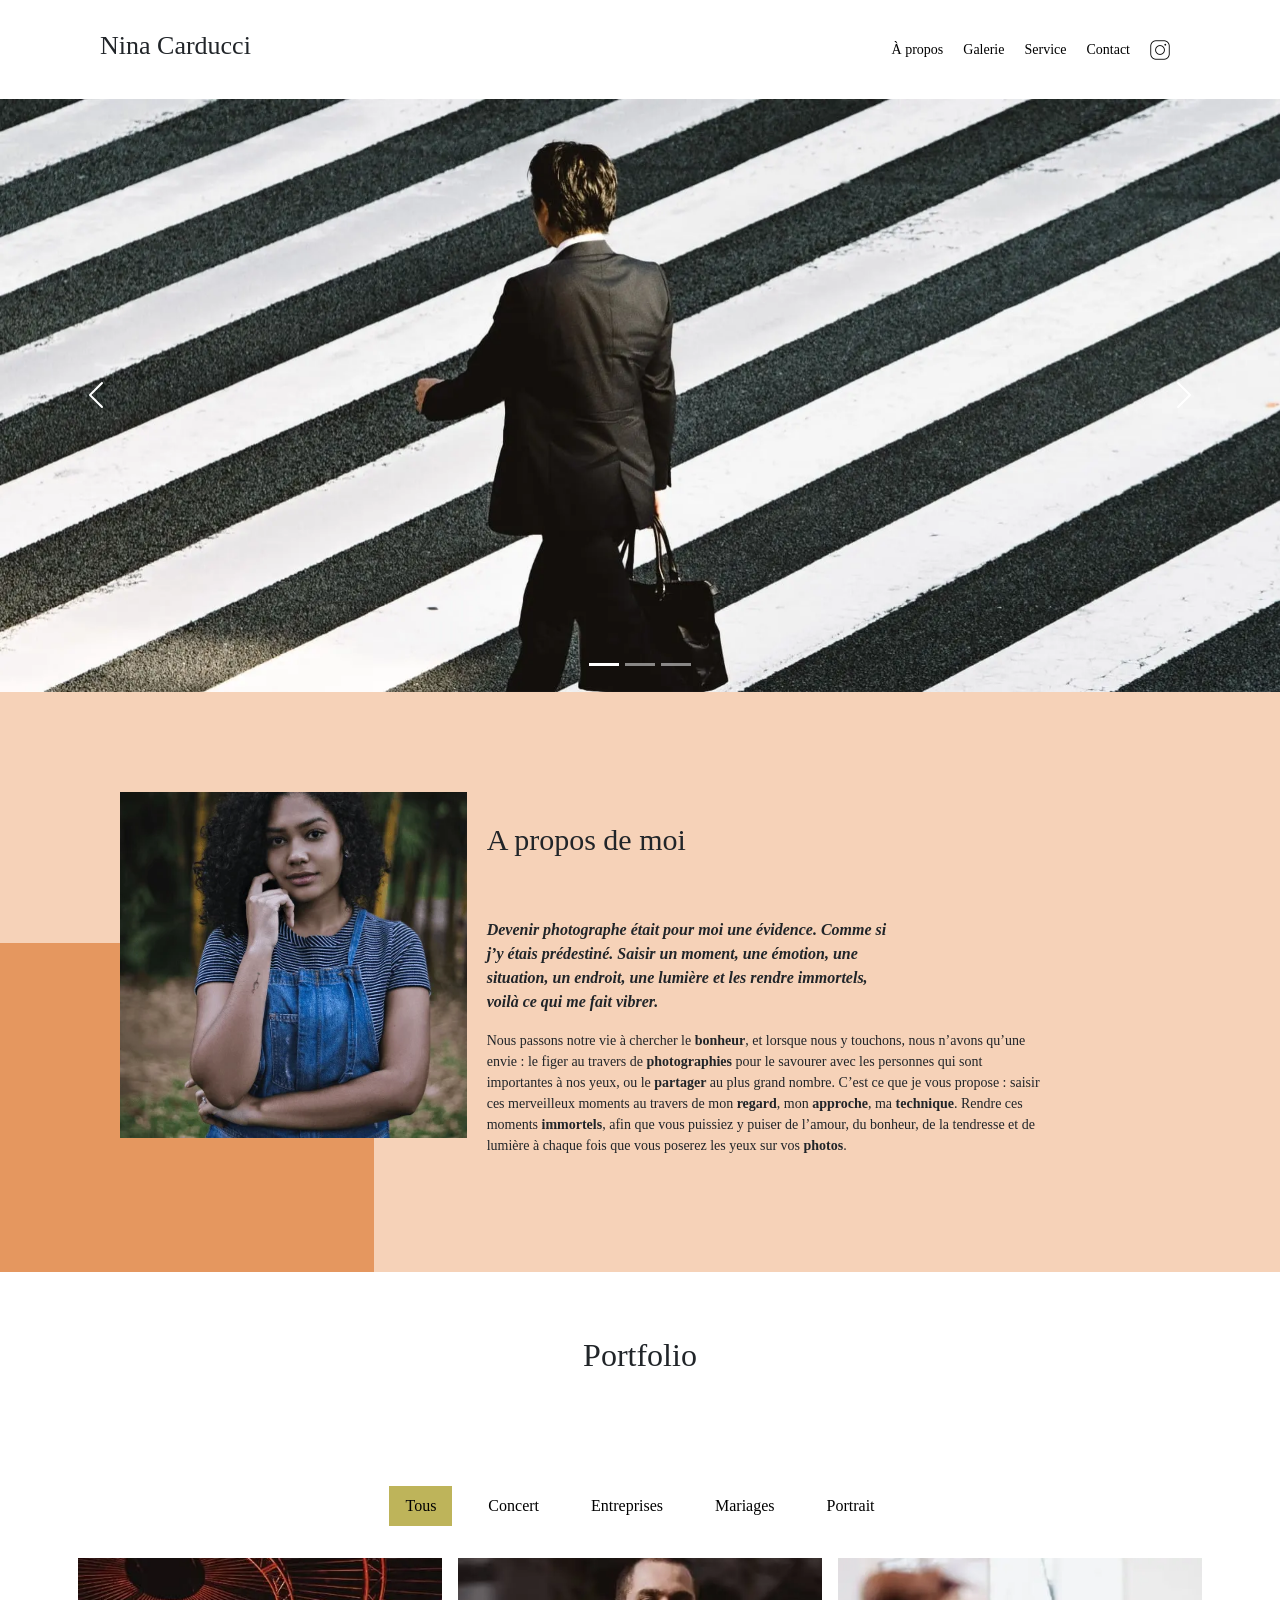
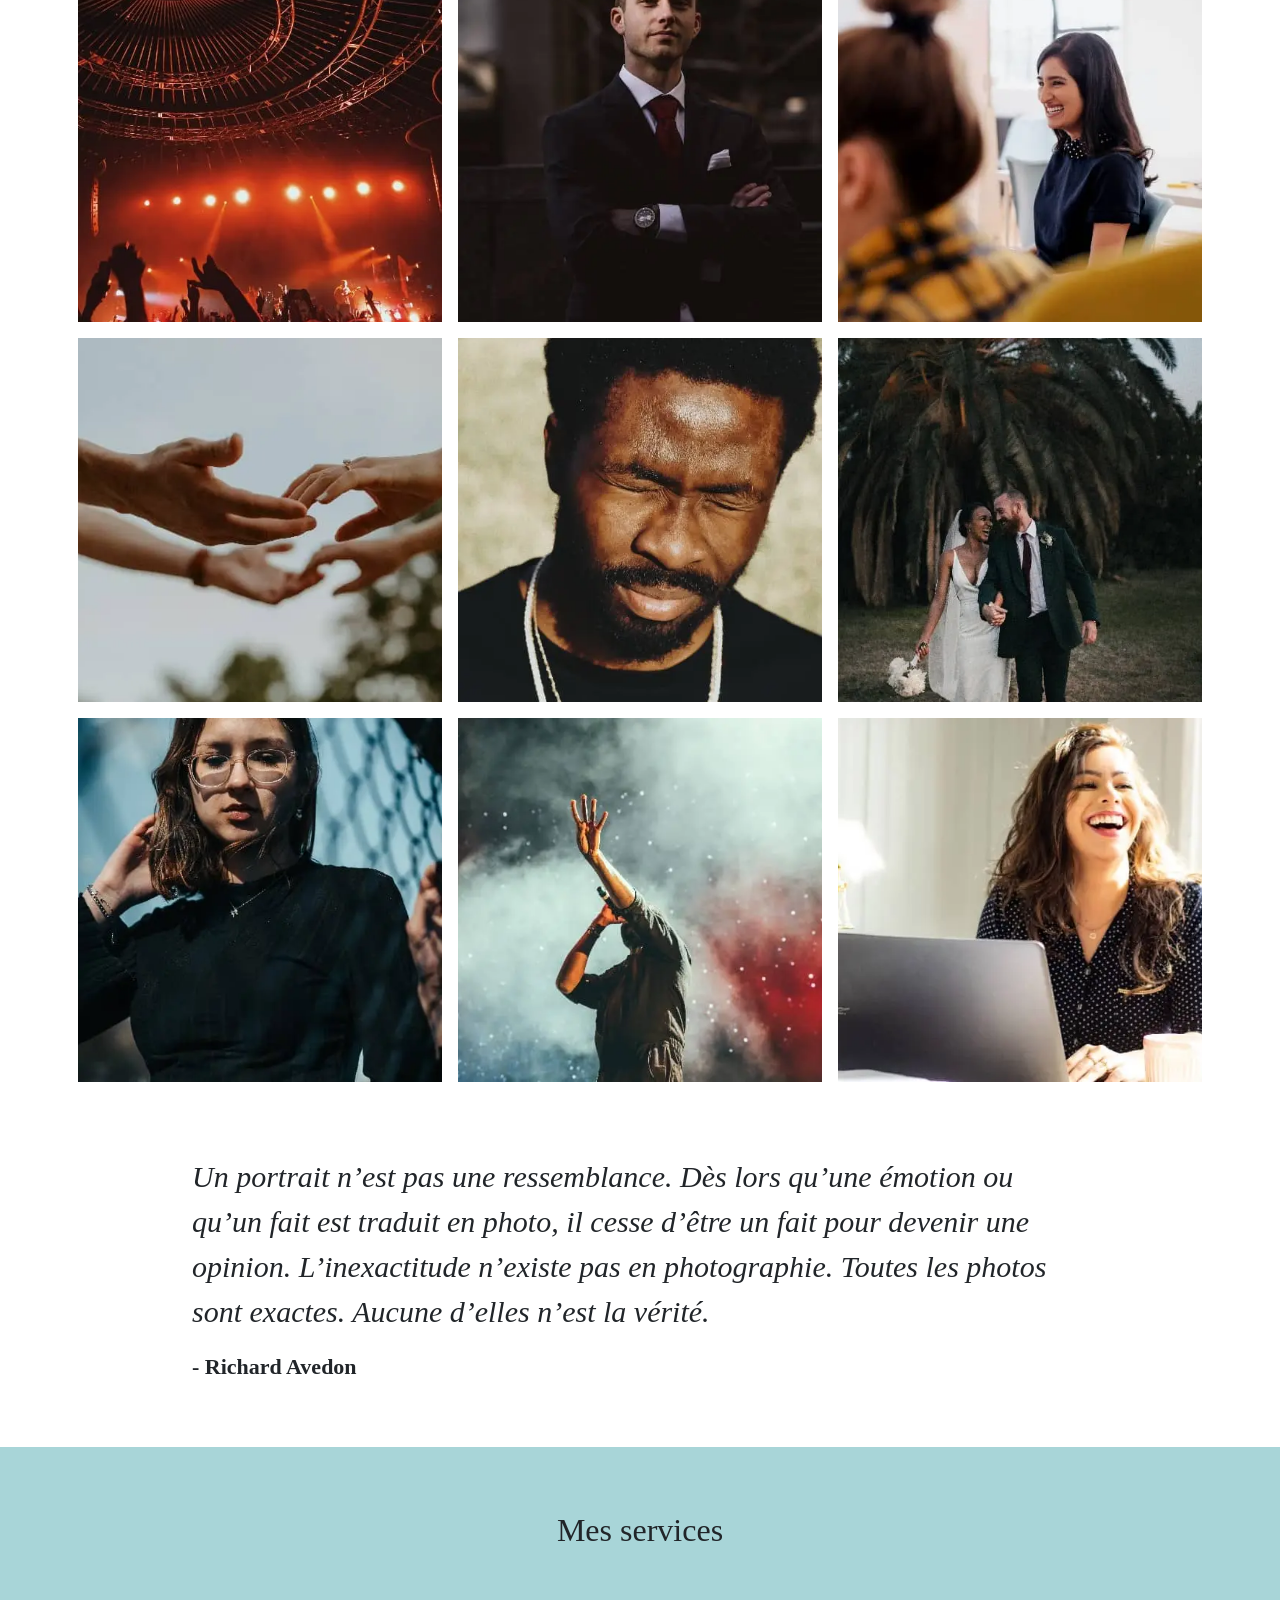
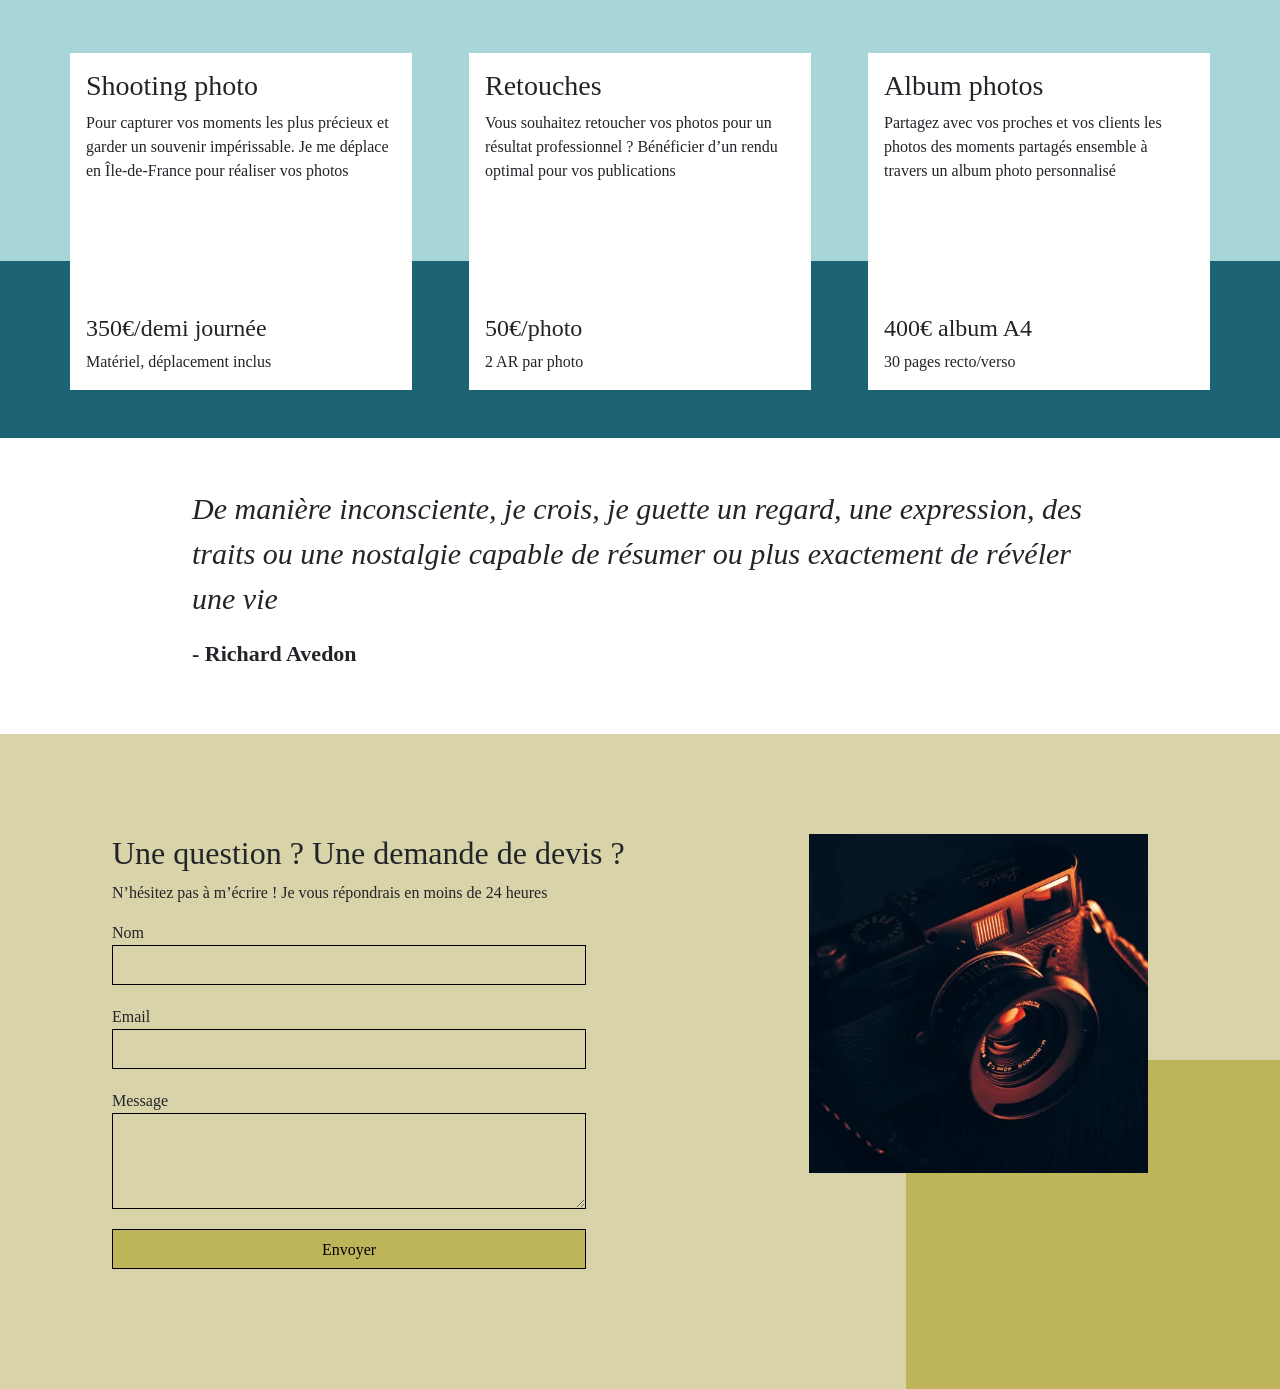
<file: index.html>
<!DOCTYPE html>
<html lang="fr">
<head>
	<meta name="viewport" content="width=device-width, initial-scale=1.0">
	<link rel="stylesheet" href="./assets/bootstrap/bootstrap.css">
	<link rel="stylesheet" href="./assets/mediaquery-1180.css">
	<link rel="stylesheet" href="./assets/mediaquery-1000.css">
	<link rel="stylesheet" href="./assets/mediaquery-650.css">
	<link rel="stylesheet" href="./assets/style.css">
	<link rel="preconnect" href="https://fonts.googleapis.com">
	<link rel="preconnect" href="https://fonts.gstatic.com" crossorigin>
	<link rel="preconnect" href="https://fonts.googleapis.com/css2?family=Inter&family=Spectral:ital,wght@0,400;1,300;1,400;1,800&display=swap">
	<meta charset="UTF-8">
	<meta name="twitter:card" content="summary_large_image">
	<meta name="twitter:title" content="Nina Carducci photographe">
	<meta name="twitter:description" content="La photographie de Nina Carducci immortalisera vos meilleurs souvenirs ! Faites un shooting, un album photo personnalisé ou simplement des retouches de qualité.">
	<meta name="twitter:image" content="https://github.com/enold9/openclassrooms-projet-4/blob/master/assets/images/small-nina.webp">
	<meta name="twitter:image:alt" content="Nina Carducci">
	<meta property="og:title" content="Nina Carducci photographe">
	<meta property="og:site_name" content="Nina Carducci photographe">
	<meta property="og:type" content="article">
	<meta property="og:description" content="La photographie de Nina Carducci immortalisera vos meilleurs souvenirs ! Faites un shooting, un album photo personnalisé ou simplement des retouches de qualité.">
	<meta property="og:image" content="https://github.com/enold9/openclassrooms-projet-4/blob/master/assets/images/small-nina.webp">
	<meta property="og:url" content="https://enold9.github.io/openclassrooms-projet-4/">
	<script src="https://code.jquery.com/jquery-3.4.1.min.js" integrity="sha256-CSXorXvZcTkaix6Yvo6HppcZGetbYMGWSFlBw8HfCJo=" crossorigin="anonymous" defer></script>
	<script src="./assets/maugallery.js" defer></script>
	<script src="./assets/scripts.js" defer></script>
	<script src="./assets/bootstrap/bootstrap.bundle.js" defer></script>
	<script type="application/ld+json">{
			"@context": "http://schema.org",
			"name": "Nina Carducci",
			"image": "https://github.com/enold9/openclassrooms-projet-4/blob/master/assets/images/small-nina.webp",
			"@type": ["LocalBusiness", "Service"],
			"telephone": "05 56 67 78 89",
			"openingHours": "Mo,Tu,We,Th,Fr 10:00-19:00",
			"priceRange": "50€-400€",
			"address": {
				"@type": "PostalAddress",
				"addressCountry": "FR",
				"postalCode": "33200",
				"addressLocality": "Bordeaux",
				"streetAddress": "68 avenue Alsace-Lorraine"
			}
		}
	</script>
	<title>Photographie à Bordeaux ou en Île-de-France - Nina Carducci</title>
	<meta name="description" content="La photographie de Nina Carducci immortalisera vos meilleurs souvenirs ! Faites un shooting, un album photo personnalisé ou simplement des retouches de qualité.">
	<meta name="robots" content="index, follow">
</head>
<body>
<header>
	<div class="top-header">
		<h1 class="name">Nina Carducci</h1>
		<nav class="nav">   
			<ul>
				<li><a href="#about">À propos</a></li>
				<li><a href="#gallery">Galerie</a></li>
				<li><a href="#services">Service</a></li>
				<li><a href="#contact">Contact</a></li>
				<li><a class="social-link" href="https://www.instagram.com/ninacarducci.photo/?hl=fr" target="_blank"><img src="assets/images/instagram.png" alt="logo instagram"></a></li>
			</ul>
		</nav>
	</div>
	<div id="carouselExampleIndicators" class="carousel slide" data-bs-ride="carousel">
		<div class="carousel-indicators">
			<button type="button" data-bs-target="#carouselExampleIndicators" data-bs-slide-to="0" class="active" aria-current="true" aria-label="Slide 1"></button>
			<button type="button" data-bs-target="#carouselExampleIndicators" data-bs-slide-to="1" aria-label="Slide 2"></button>
			<button type="button" data-bs-target="#carouselExampleIndicators" data-bs-slide-to="2" aria-label="Slide 3"></button>
		</div>
		<div class="carousel-inner">
			<div class="carousel-item active">
				<img src="./assets/images/slider/small-ryoji-iwata-wUZjnOv7t0g-unsplash.webp" alt="ryoji iwata">
			</div>
			<div class="carousel-item">
				<img src="./assets/images/slider/small-nicholas-green-nPz8akkUmDI-unsplash.webp" alt="nicholas green">
			</div>
			<div class="carousel-item">
				<img src="./assets/images/slider/small-edward-cisneros-3_h6-1NPDGw-unsplash.webp" alt="edward cisneros">
			</div>
		</div>
		<button class="carousel-control-prev" type="button" data-bs-target="#carouselExampleIndicators" data-bs-slide="prev">
			<span class="carousel-control-prev-icon" aria-hidden="true"></span>
			<span class="visually-hidden">Previous</span>
		</button>
		<button class="carousel-control-next" type="button" data-bs-target="#carouselExampleIndicators" data-bs-slide="next">
			<span class="carousel-control-next-icon" aria-hidden="true"></span>
			<span class="visually-hidden">Next</span>
		</button>
	</div>
</header>
<section id="about">
	<div class="picture left">
		<img src="./assets/images/small-nina.webp" alt="nina carducci">
	</div>
	<div id="about-me">
		<h2 class="about-me__title">A propos de moi</h2>
		<p class="about-me__introduction">Devenir photographe était pour moi une évidence. Comme si j’y étais prédestiné. Saisir un moment, une émotion, une situation, un endroit, une lumière et les rendre immortels, voilà ce qui me fait vibrer.</p>
		<p>Nous passons notre vie à chercher le <strong>bonheur</strong>, et lorsque nous y touchons, nous n’avons qu’une envie : le figer au travers de <strong>photographies</strong> pour le savourer avec les personnes qui sont importantes à nos yeux, ou le <strong>partager</strong> au plus grand nombre.
			C’est ce que je vous propose : saisir ces merveilleux moments au travers de mon <strong>regard</strong>, mon <strong>approche</strong>, ma <strong>technique</strong>. Rendre ces moments <strong>immortels</strong>, afin que vous puissiez y puiser de l’amour, du bonheur, de la tendresse et de lumière à chaque fois que vous poserez les yeux sur vos <strong>photos</strong>.</p>
	</div>
</section>
<section id="gallery">
	<h2 class="title">Portfolio</h2>
	<div class="container py-3">
		<div class="gallery" style="display: none">
			<img data-gallery-tag="Concert" class="gallery-item" alt="aaron paul" src="./assets/images/gallery/concerts/small-aaron-paul-wnX-fXzB6Cw-unsplash.webp">
			<img data-gallery-tag="Entreprises" class="gallery-item" alt="ali morshedlou" src="./assets/images/gallery/entreprise/small-ali-morshedlou-WMD64tMfc4k-unsplash.webp">
			<img data-gallery-tag="Entreprises" class="gallery-item" alt="jason goodman" src="./assets/images/gallery/entreprise/small-jason-goodman-tHO1_OuKbg0-unsplash.webp">
			<img data-gallery-tag="Mariages" class="gallery-item" alt="hannah busing" src="./assets/images/gallery/mariage/small-hannah-busing-RvF2R_qMpRk-unsplash.webp">
			<img data-gallery-tag="Portrait" class="gallery-item" alt="ade tunji" src="./assets/images/gallery/portraits/small-ade-tunji-rVkhWWZFAtQ-unsplash.webp">
			<img data-gallery-tag="Mariages" class="gallery-item" alt="jakob owens" src="./assets/images/gallery/mariage/small-jakob-owens-SiniLJkXhMc-unsplash.webp">
			<img data-gallery-tag="Portrait" class="gallery-item" alt="nino van prattenburg" src="./assets/images/gallery/portraits/small-nino-van-prattenburg--443cl1uR_8-unsplash.webp">
			<img data-gallery-tag="Concert" class="gallery-item" alt="austin neill" src="./assets/images/gallery/concerts/small-austin-neill-hgO1wFPXl3I-unsplash.webp">
			<img data-gallery-tag="Entreprises" class="gallery-item" alt="mateus campos felipe" src="./assets/images/gallery/entreprise/small-mateus-campos-felipe-Fsgzm8N0hIY-unsplash.webp">
		</div>
	</div>
	<div class="quote">
		<figure>
			<blockquote>
				<p class="quote__text">Un portrait n’est pas une ressemblance. Dès lors qu’une émotion ou qu’un fait est traduit en photo, il cesse d’être un fait pour devenir une opinion. L’inexactitude n’existe pas en photographie. Toutes les photos sont exactes. Aucune d’elles n’est la vérité.</p>
			</blockquote>
			<figcaption class="quote__author">- Richard Avedon</figcaption>
		</figure>
	</div>
</section>
<section class="Services">
	<div id="services">
		<h2 class="title">Mes services</h2>
		<div class="container">
			<figure class="service">
				<div class="service__description">
					<h3>Shooting photo</h3>
					<p>Pour capturer vos moments les plus précieux et garder un souvenir impérissable. Je me déplace en Île-de-France pour réaliser vos photos</p>
				</div>
				<div class="service__price">
					<h4>350€/demi journée</h4>
					<span>Matériel, déplacement inclus</span>
				</div>

			</figure>
			<figure class="service">
				<div class="service__description">
					<h3>Retouches</h3>
					<p>Vous souhaitez retoucher vos photos pour un résultat professionnel ? Bénéficier d’un rendu optimal pour vos publications</p>
				</div>
				<div class="service__price">
					<h4>50€/photo</h4>
					<span>2 AR par photo</span>
				</div>
			</figure>
			<figure class="service">
				<div class="service__description">
					<h3>Album photos</h3>
					<p>Partagez avec vos proches et vos clients les photos des moments partagés ensemble à travers un album photo personnalisé</p>
				</div>
				<div class="service__price">
					<h4>400€ album A4</h4>
					<span>30 pages recto/verso</span>
				</div>
			</figure>
		</div>
	</div>
	<div class="quote">
		<figure>
			<blockquote>
				<p class="quote__text">De manière inconsciente, je crois, je guette un regard, une expression, des traits ou une nostalgie capable de résumer ou plus exactement de révéler une vie</p>
			</blockquote>
			<figcaption class="quote__author">- Richard Avedon</figcaption>
		</figure>
	</div>
</section>
<footer id="contact">
	<div class="container">
		<div class="form-container">
			<h2>Une question ? Une demande de devis ?</h2>
			<p> N’hésitez pas à m’écrire ! Je vous répondrais en moins de 24 heures</p>
			<form action="#" method="post">
				<label for="nom">Nom</label>
				<input type="text" name="nom" id="nom">
				<label for="email">Email</label>
				<input type="email" name="email" id="email">
				<label for="message">Message</label>
				<textarea name="message" id="message" cols="30" rows="10"></textarea>
				<input type="submit" value="Envoyer">
			</form>
		</div>
		<div class="picture right">
			<img src="./assets/images/small-camera.webp" alt="camera">
		</div>
	</div>
</footer>
</body>
</html>
</file>
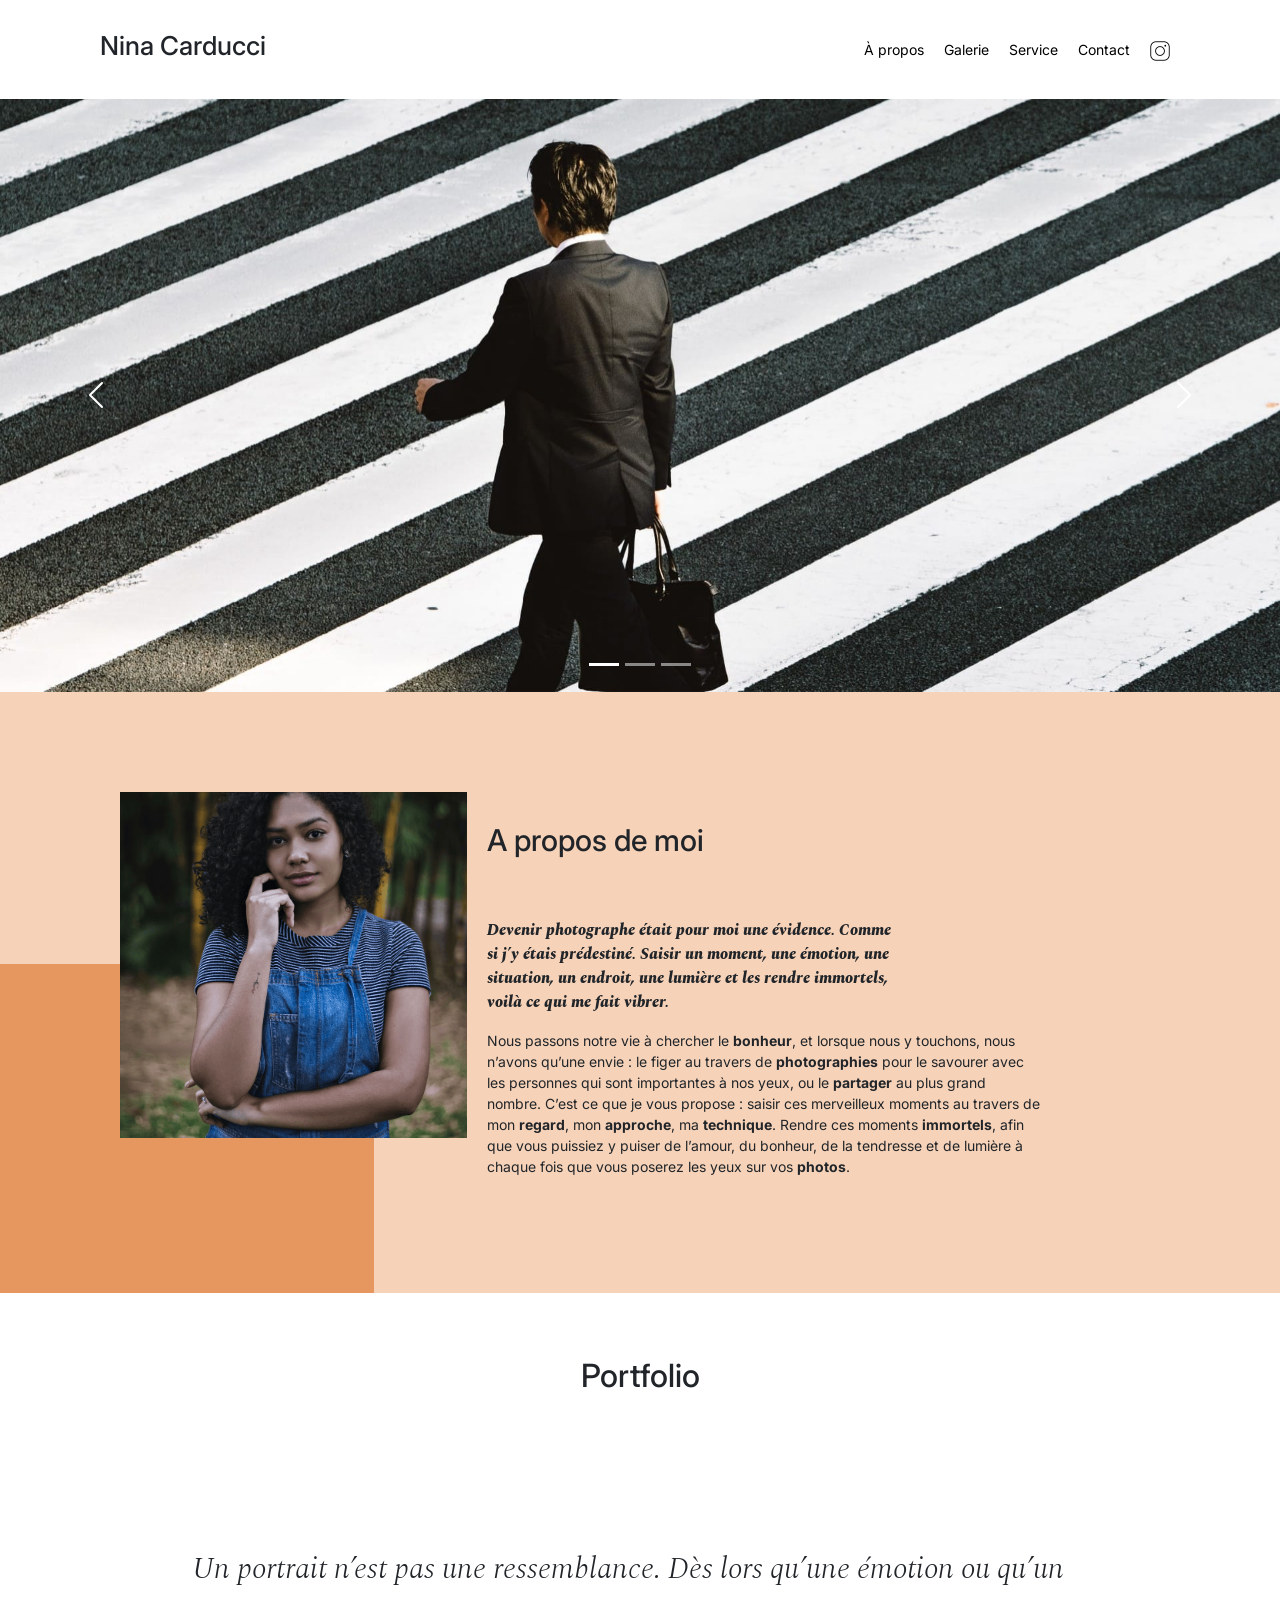
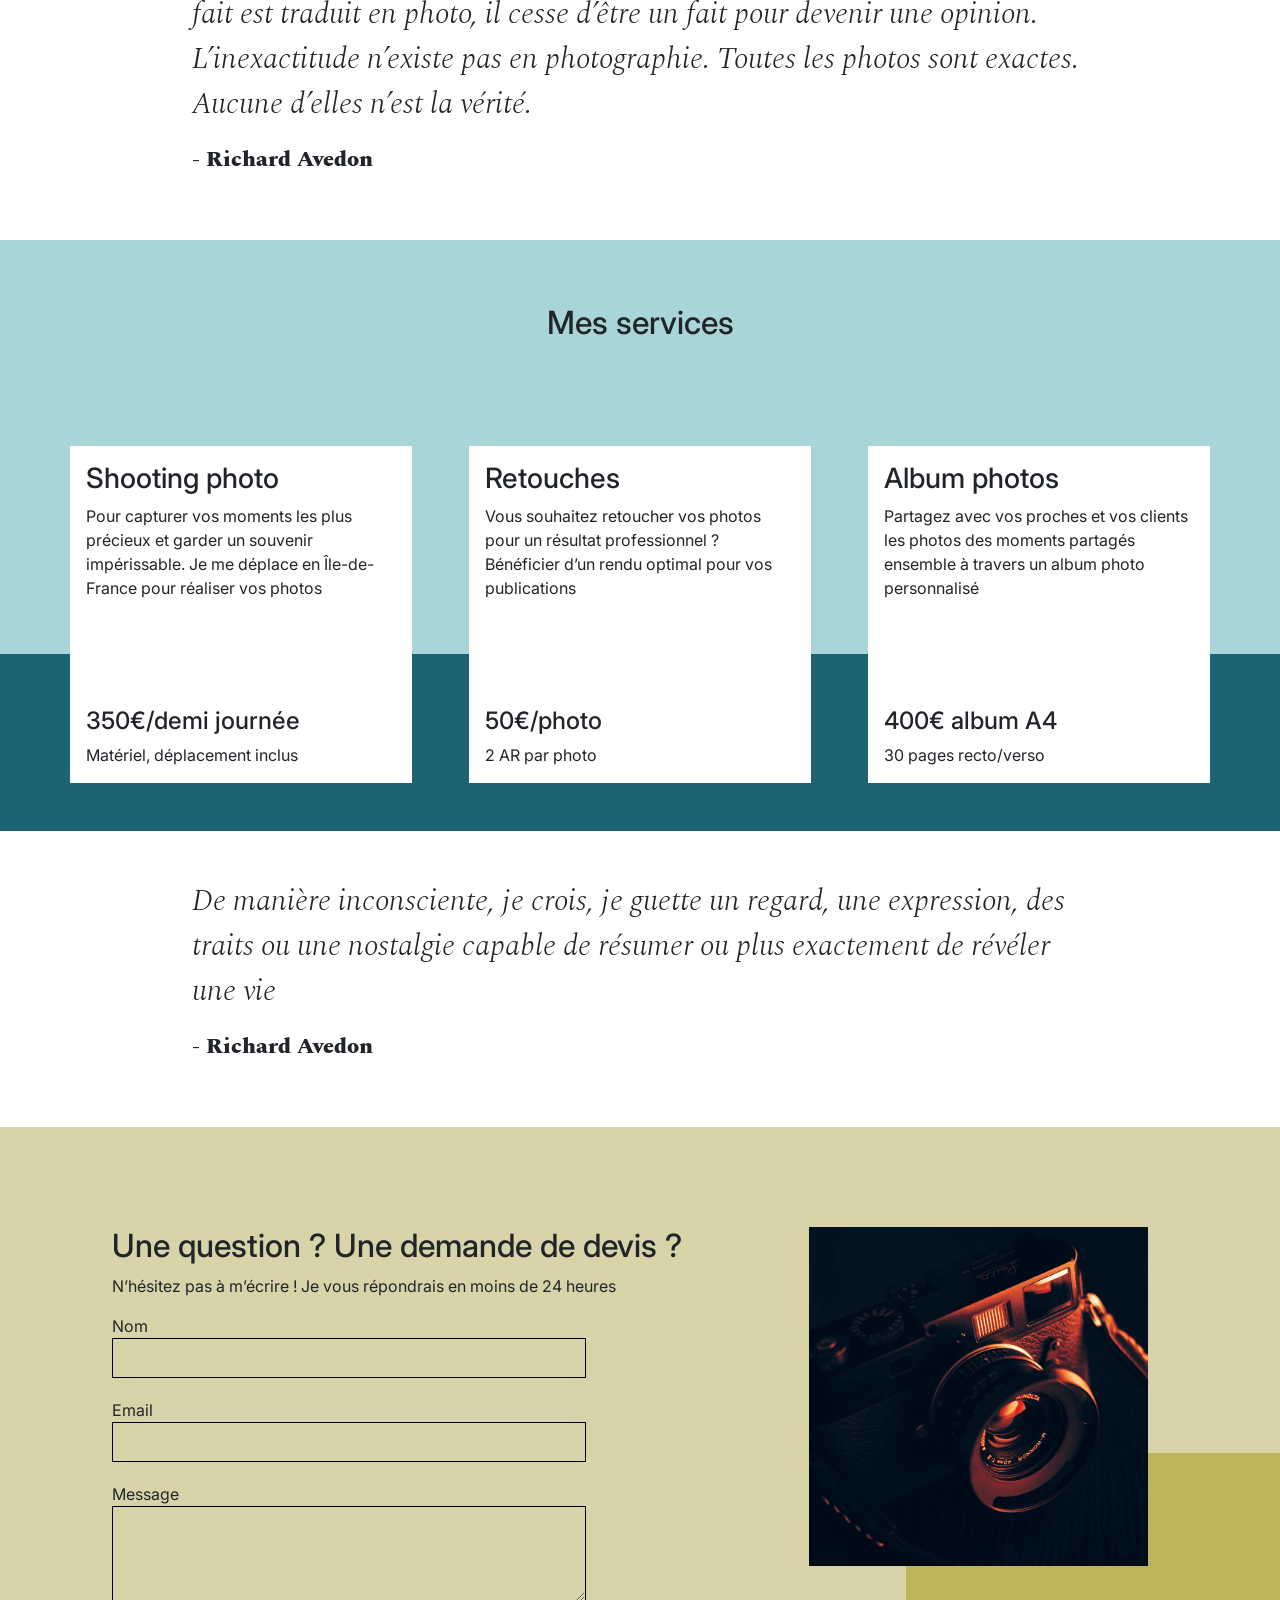
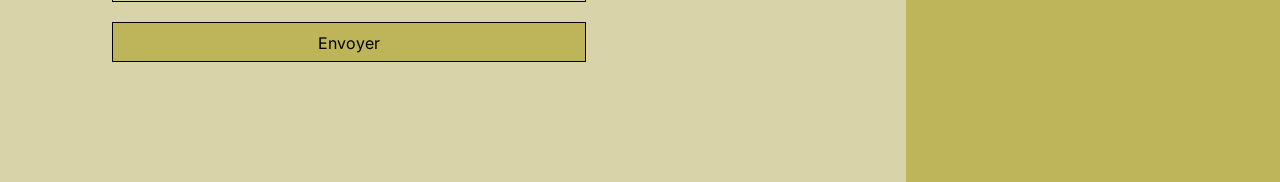
<file: Photographie-Ile-de-France.html.html>
<!DOCTYPE html>
<html>
<head>
	<meta name="viewport" content="width=device-width, initial-scale=1.0">
	<link rel="stylesheet" href="./assets/bootstrap/bootstrap.css">
	<link rel="stylesheet" href="./assets/style.css">
	<link rel="preconnect" href="https://fonts.googleapis.com">
	<link rel="preconnect" href="https://fonts.gstatic.com" crossorigin>
	<link href="https://fonts.googleapis.com/css2?family=Inter&family=Spectral:ital,wght@0,400;1,300;1,400;1,800&display=swap" rel="stylesheet">
	<meta charset="UTF-8">
	<script async src="./assets/bootstrap/bootstrap.bundle.js"></script>
	<script async src="https://code.jquery.com/jquery-3.4.1.min.js" integrity="sha256-CSXorXvZcTkaix6Yvo6HppcZGetbYMGWSFlBw8HfCJo=" crossorigin="anonymous"></script>
	<script async src="./assets/maugallery.js"></script>
	<script async src="./assets/scripts.js"></script>
	<title>Photographie en Île-de-France - Nina Carducci</title>
	<meta name="description" content="La photographie de Carducci immortalisera vos meilleurs souvenirs ! Faites un shooting, un album photo personnalisé ou simplement des retouches de qualité.">
	<meta name="robots" content="index, follow">
	 <!-- W3C -->
</head>
<body>
<header>
	<div class="top-header">
		<h1 class="name">Nina Carducci</h1>
		<nav class="nav">   
			<ul>
				<li><a href="#about">À propos</a></li>
				<li><a href="#gallery">Galerie</a></li>
				<li><a href="#services">Service</a></li>
				<li><a href="#contact">Contact</a></li>
				<li><a class="social-link" href="https://www.instagram.com/ninacarducci.photo/?hl=fr" target="_blank"><img src="assets/images/instagram.png" alt=""></a></li>
			</ul>
		</nav>
	</div>
	<div id="carouselExampleIndicators" class="carousel slide" data-bs-ride="carousel">
		<div class="carousel-indicators">
			<button type="button" data-bs-target="#carouselExampleIndicators" data-bs-slide-to="0" class="active" aria-current="true" aria-label="Slide 1"></button>
			<button type="button" data-bs-target="#carouselExampleIndicators" data-bs-slide-to="1" aria-label="Slide 2"></button>
			<button type="button" data-bs-target="#carouselExampleIndicators" data-bs-slide-to="2" aria-label="Slide 3"></button>
		</div>
		<div class="carousel-inner">
			<div class="carousel-item active">
				<img src="./assets/images/slider/small-ryoji-iwata-wUZjnOv7t0g-unsplash.jpg" class="d-block w-100" alt="...">
			</div>
			<div class="carousel-item">
				<img src="./assets/images/slider/small-nicholas-green-nPz8akkUmDI-unsplash.jpg" class="d-block w-100" alt="...">
			</div>
			<div class="carousel-item">
				<img src="./assets/images/slider/small-edward-cisneros-3_h6-1NPDGw-unsplash.jpg" class="d-block w-100" alt="...">
			</div>
		</div>
		<button class="carousel-control-prev" type="button" data-bs-target="#carouselExampleIndicators" data-bs-slide="prev">
			<span class="carousel-control-prev-icon" aria-hidden="true"></span>
			<span class="visually-hidden">Previous</span>
		</button>
		<button class="carousel-control-next" type="button" data-bs-target="#carouselExampleIndicators" data-bs-slide="next">
			<span class="carousel-control-next-icon" aria-hidden="true"></span>
			<span class="visually-hidden">Next</span>
		</button>
	</div>
</header>
<section id="about">
	<div class="picture left">
		<img src="./assets/images/small-nina.png">
	</div>
	<div id="about-me">
		<h2 class="about-me__title">A propos de moi</h2>
		<p class="about-me__introduction">Devenir photographe était pour moi une évidence. Comme si j’y étais prédestiné. Saisir un moment, une émotion, une situation, un endroit, une lumière et les rendre immortels, voilà ce qui me fait vibrer.</p>
		<p>Nous passons notre vie à chercher le <strong>bonheur</strong>, et lorsque nous y touchons, nous n’avons qu’une envie : le figer au travers de <strong>photographies</strong> pour le savourer avec les personnes qui sont importantes à nos yeux, ou le <strong>partager</strong> au plus grand nombre.
			C’est ce que je vous propose : saisir ces merveilleux moments au travers de mon <strong>regard</strong>, mon <strong>approche</strong>, ma <strong>technique</strong>. Rendre ces moments <strong>immortels</strong>, afin que vous puissiez y puiser de l’amour, du bonheur, de la tendresse et de lumière à chaque fois que vous poserez les yeux sur vos <strong>photos</strong>.</p>
	</div>
</section>
<section id="gallery">
	<h2 class="title">Portfolio</h2>
	<div class="container py-3">
		<div class="gallery" style="display: none">			<!-- ajouter les alt -->
			<img data-gallery-tag="Concert" class="gallery-item" src="./assets/images/gallery/concerts/small-aaron-paul-wnX-fXzB6Cw-unsplash.jpg"/>
			<img data-gallery-tag="Entreprises" class="gallery-item" src="./assets/images/gallery/entreprise/small-ali-morshedlou-WMD64tMfc4k-unsplash.jpg"/>
			<img data-gallery-tag="Entreprises" class="gallery-item" src="./assets/images/gallery/entreprise/small-jason-goodman-tHO1_OuKbg0-unsplash.jpg"/>
			<img data-gallery-tag="Mariages" class="gallery-item" src="./assets/images/gallery/mariage/small-hannah-busing-RvF2R_qMpRk-unsplash.jpg"/>
			<img data-gallery-tag="Portrait" class="gallery-item" src="./assets/images/gallery/portraits/small-ade-tunji-rVkhWWZFAtQ-unsplash.jpg"/>
			<img data-gallery-tag="Mariages" class="gallery-item" src="./assets/images/gallery/mariage/small-jakob-owens-SiniLJkXhMc-unsplash.jpg"/>
			<img data-gallery-tag="Portrait" class="gallery-item" src="./assets/images/gallery/portraits/small-nino-van-prattenburg--443cl1uR_8-unsplash.jpg"/>
			<img data-gallery-tag="Concert" class="gallery-item" src="./assets/images/gallery/concerts/small-austin-neill-hgO1wFPXl3I-unsplash.jpg"/>
			<img data-gallery-tag="Entreprises" class="gallery-item" src="./assets/images/gallery/entreprise/small-mateus-campos-felipe-Fsgzm8N0hIY-unsplash.jpg"/>
		</div>
	</div>
	<div class="quote">
		<figure>
			<blockquote>
				<p class="quote__text">Un portrait n’est pas une ressemblance. Dès lors qu’une émotion ou qu’un fait est traduit en photo, il cesse d’être un fait pour devenir une opinion. L’inexactitude n’existe pas en photographie. Toutes les photos sont exactes. Aucune d’elles n’est la vérité.</p>
			</blockquote>
			<figcaption class="quote__author">- Richard Avedon</figcaption>
		</figure>
	</div>
</section>
<section class="Services">
	<div id="services">
		<h2 class="title">Mes services</h2>
		<div class="container">
			<figure class="service">
				<div class="service__description">
					<h3>Shooting photo</h3>
					<p>Pour capturer vos moments les plus précieux et garder un souvenir impérissable. Je me déplace en Île-de-France pour réaliser vos photos</p>
				</div>
				<div class="service__price">
					<h4>350€/demi journée</h4>
					<span>Matériel, déplacement inclus</span>
				</div>

			</figure>
			<figure class="service">
				<div class="service__description">
					<h3>Retouches</h3>
					<p>Vous souhaitez retoucher vos photos pour un résultat professionnel ? Bénéficier d’un rendu optimal pour vos publications</p>
				</div>
				<div class="service__price">
					<h4>50€/photo</h4>
					<span>2 AR par photo</span>
				</div>
			</figure>
			<figure class="service">
				<div class="service__description">
					<h3>Album photos</h3>
					<p>Partagez avec vos proches et vos clients les photos des moments partagés ensemble à travers un album photo personnalisé</p>
				</div>
				<div class="service__price">
					<h4>400€ album A4</h4>
					<span>30 pages recto/verso</span>
				</div>
			</figure>
		</div>
	</div>
	<div class="quote">
		<figure>
			<blockquote>
				<p class="quote__text">De manière inconsciente, je crois, je guette un regard, une expression, des traits ou une nostalgie capable de résumer ou plus exactement de révéler une vie</p>
			</blockquote>
			<figcaption class="quote__author">- Richard Avedon</figcaption>
		</figure>
	</div>
</section>
<footer id="contact">
	<div class="container">
		<div class="form-container">
			<h2>Une question ? Une demande de devis ?</h2>
			<p> N’hésitez pas à m’écrire ! Je vous répondrais en moins de 24 heures</p>
			<form action="" method="post">
				<label>Nom</label>
				<input type="text" name="nom" id="nom">
				<label>Email</label>
				<input type="email" name="email" id="email">
				<label>Message</label>
				<textarea name="message" id="message" cols="30" rows="10"></textarea>
				<input type="submit" value="Envoyer"/>
			</form>
		</div>
		<div class="picture right">
			<img src="./assets/images/small-camera.png">
		</div>
	</div>
</footer>
</body>
</html>
</file>
<file: assets/mediaquery-1180.css>
@media all and (max-width: 1180px) {
	.picture {
		flex : 2;
	}
	#about, #contact .container {
		align-items: center;
	}
	.about-me__title {
		margin-top: 0;
		margin-bottom: 1em;
	}
	#about-me p {
		width: 100%;
	}
}
</file>
<file: assets/mediaquery-1000.css>
@media all and (max-width: 1000px) {
	#about{
		flex-direction: column;

	}
	.picture {
		width: 50%;
	}
	.picture.left::before {
		width: 100%;
		height: 30%;
		position: absolute;
		bottom: auto;
		top: 0;
		left: 0;
		z-index: -1;
	}
	.about-me__title{
		text-align: center;
		margin-top: 1em;
	}
	#services .container {
		flex-direction: column;
	}
	.service {
		width: 100%;
		max-width: 100%;
		height: auto;
		margin: 2em 0
	}
	.service__description{
		margin-bottom: 1em;
	}

	#services .container::before{
		width: 30%;
		height: 100%;
		bottom: 0;
		right: 0;
		left: auto;
		z-index: 0;
	}

	#contact .container {
		flex-direction: column;
	}
	#contact .picture.right {
		margin-top: 1em;
	}
	.picture.right::before {
		width: 100%;
		height: 30%;
		position: absolute;
		bottom: 0;
		right: 0;
		z-index: -1;
	}
}
</file>
<file: assets/mediaquery-650.css>
@media all and (max-width: 650px) {
	.top-header {
		flex-direction: column;
		padding-inline: 0;
	}
	.top-header .nav, .top-header .nav ul {
		width: 100%;
		padding: 0 0 0 0;
	}
	.top-header .nav li {
		flex: 1;
		padding-block: 1em;
		text-align: center;
	}
	.picture.left::before, .picture.right::before {
		height: 150px;
	}
	#services .container {
		align-items: center;
	}
	.service {
		max-width: 90%;
	}
	#about, #contact {
		padding-inline: 2em;
		padding-block: 2em;
	}
	form {
		width: 100%;
	}
	.picture {
		width: 80%;
	}
}
</file>
<file: assets/style.css>
body {
	max-width: 1920px;
	margin: auto;
}
* {
	font-family: 'Inter';
	font-style: normal;
}
.top-header {
	background-color: white;
	position: sticky;
	top:0;
	z-index: 1000;
	display: flex;
	justify-content: space-between;
	padding-inline: 100px;
	padding-block: 30px;
	align-items: center;
}

.top-header .name {
	font-size: 26px;
}

.nav ul {
	display: flex;
	list-style-type: none;
	font-size: 14px;
	margin-bottom: 0;
}

.nav li {
	padding-inline: 10px;
}

.nav a {
	text-decoration: none;
	color: #000
}

.social-link img {
	width: 20px;
}

.carousel-item img {
	width: 100%;
	display: block;
}

#about {
	display: flex;
	background-color: #F6D2B8;
	padding-inline: 100px;
	padding-block: 100px;
	position: relative;
}

.picture.left::before {
	content: ' ';
	background-color: #E5975F;
	width: 374px;
	height: 329px;
	position: absolute;
	bottom: 0;
	left: 0;
	z-index: -1;
}

.picture {
	flex: 1;
	margin: 0 20px;
	z-index: 0;
}

.picture img {
	width: 100%;
	aspect-ratio: 1/1;
}
.carousel span{
	color: black;
	/* background-color: white; */
}

#about-me {
	flex: 2
}
.about-me__title {
	margin-top: 1em;
	margin-bottom: 60px;
	font-size: 30px;
}
#about-me p {
	width: 80%;
	font-size: 14px;
}
#about-me .about-me__introduction {
	font-family: 'Spectral';
	font-weight: 800;
	font-style: italic;
	width: 60%;
	font-size: 1rem;
}
.title{
	text-align: center;
	padding-block: 2em;
}
.gallery .nav {
	justify-content: center;
}
.nav-pills .nav-link.active, .nav-pills .show > .nav-link {
	color: black; /* si c'est en blanc ça enlève de l'accessibilité */
	background-color: #BEB45A; 
	border-radius:0;
}
.nav-pills .nav-link {
	color: #000
}
.item-column {
	position: relative;
	margin-bottom: 0 !important;
	padding: 0;
}
.item-column::after{
	content: "";
	display: block;
	padding-bottom: 100%;

}
.gallery-item {
	position: absolute;
	width: 100%;
	height: 100%;
	object-fit: cover;
	padding: .5em;
}
.mg-prev, .mg-next {
	width: 30px;
	height: 30px;
	border-radius: 00%;
	justify-content: center;
	align-items: center;
	display: flex;
	font-size: 24px;
}

.quote {
	font-family: 'Spectral';
	font-style: italic;
	width: 70%;
	margin: auto;
	padding-block: 3em;
}
.quote__text {
	font-family: Spectral;
	font-style: italic;
	font-weight: 300;
	font-size: 30px;

}
.quote__author {
	font-family: Spectral;
	font-weight: 800;
	font-size: 22px;
}

#services {
	margin: auto;
	background-color: #A8D5D8 ;
	position: relative;
}
#services .container::before{
	content: ' ';
	background-color: #1C6474;
	position: absolute;
	width: 100%;
	height: 30%;
	bottom: 0;
	left: 0;
	z-index: 0;
}

#services .container {
	justify-content: space-between;
	display: flex;
	padding : 2em 0;

}

.service {
	background-color: white;
	max-width: 390px;
	width: 30%;
	height: 337px;
	padding: 1em;
	display: flex;
	flex-direction: column;
	justify-content: space-between;
	z-index: 1;
}

#contact {
	margin: auto;
	background-color: #D8D3A8 ;
	position: relative;
	padding-inline: 100px;
	padding-block: 100px;
}

#contact .container {
	display: flex;
}
.picture.right::before {
	content: ' ';
	background-color: #BEB45A;
	width: 374px;
	height: 329px;
	position: absolute;
	bottom: 0;
	right: 0;
	z-index: -1;
}
.form-container {
	flex : 2;

}
form {
	display: flex;
	flex-direction: column;
	width: 70%;
	align-items: flex-start;
}

form input {
	width: 100%;
	background-color: transparent;
	border: solid 1px;
	height: 2.5em;
	margin-bottom: 20px;
}

form textarea {
	width: 100%;
	background-color: transparent;
	border: solid 1px;
	height: 5em;
	line-height: 2.5em;
	font-size: 1.2em;
	margin-bottom: 20px;
}
input[type="submit"] {
	background-color: #BEB45A;
	padding: .5em 1em
}
</file>
